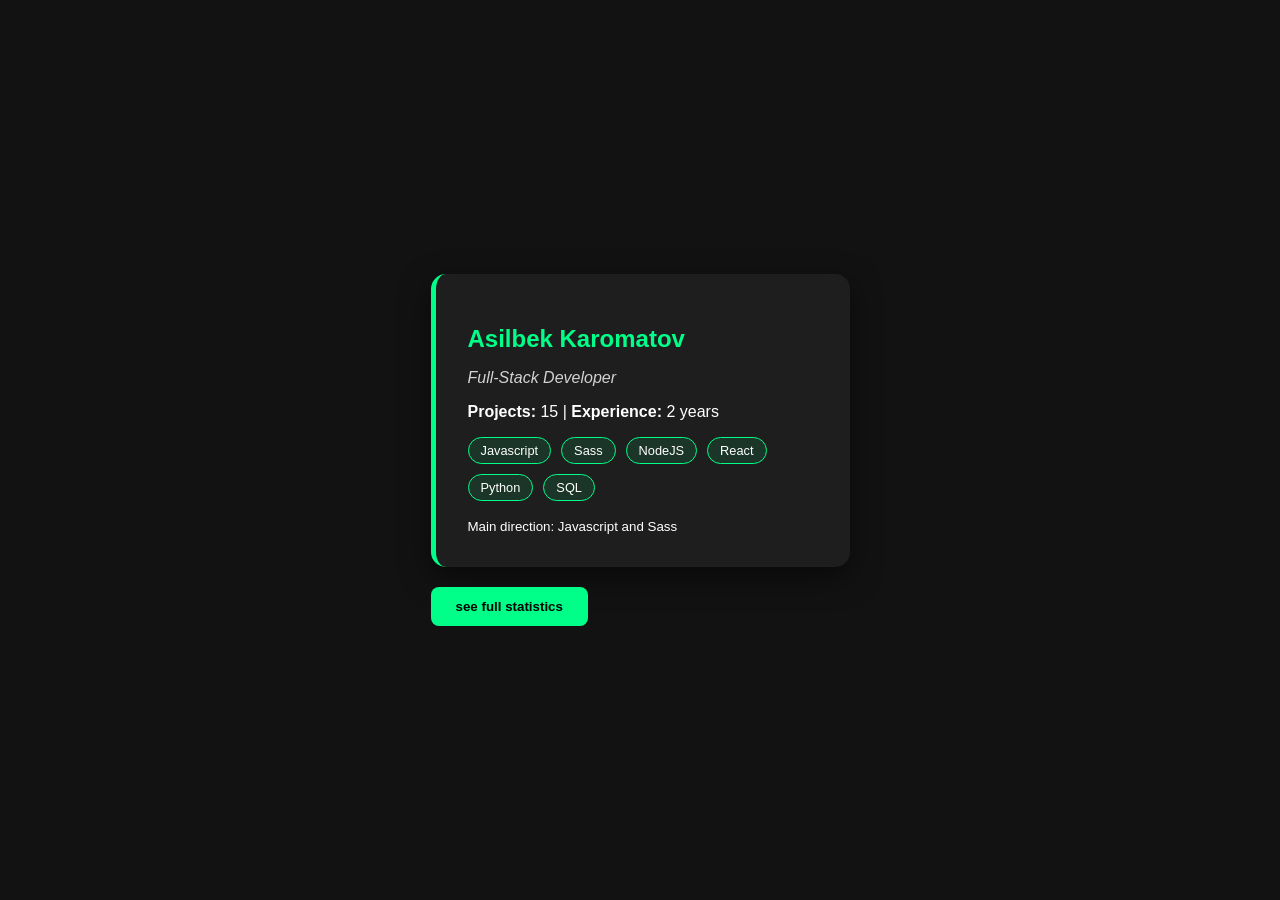
<file: 01-Destructure-Profile/index.html>
<!DOCTYPE html>
<html lang="uz">
<head>
  <meta charset="UTF-8">
  <title>Smart User Profile Dashboard</title>
  <link rel="stylesheet" href="style.css"> </head>
<body>
  <div id="container">
    <div id="profile-card" class="card"></div>
    <button id="info-btn" class="btn">see full statistics</button>
  </div>
  <script src="script.js"></script>
</body>
</html>
</file>
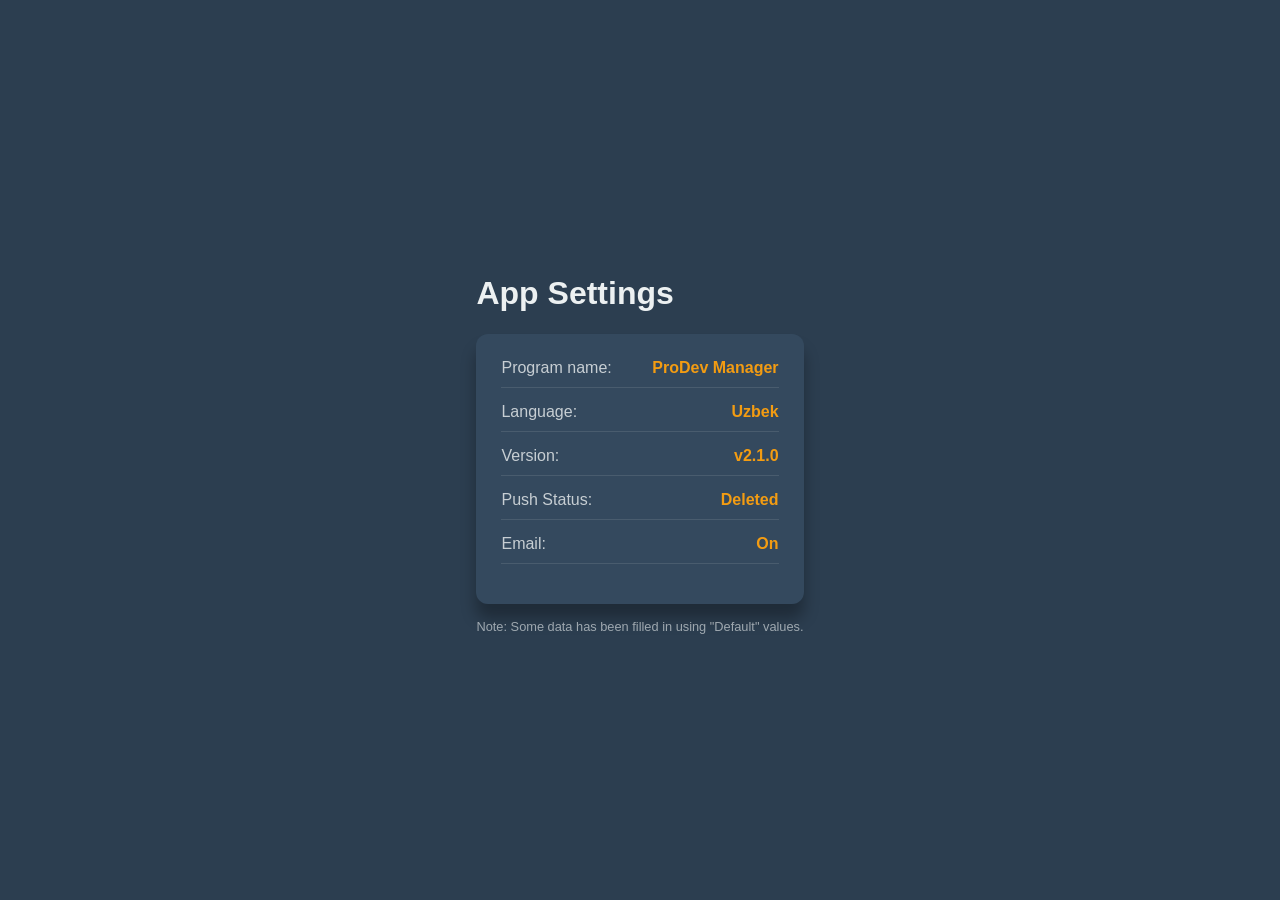
<file: 02-Smart-Config/index.html>
<!DOCTYPE html>
<html lang="uz">
<head>
  <meta charset="UTF-8">
  <title>Smart Configuration</title>
  <link rel="stylesheet" href="style.css"> </head>
<body>
    <div id="container">
        <h1>App Settings</h1>
        <div id="settings-panel" class="panel"></div>
        <p class="debug-info">Note: Some data has been filled in using "Default" values.</p>
    </div>
    <script src="script.js"></script>
</body>
</html>
</file>
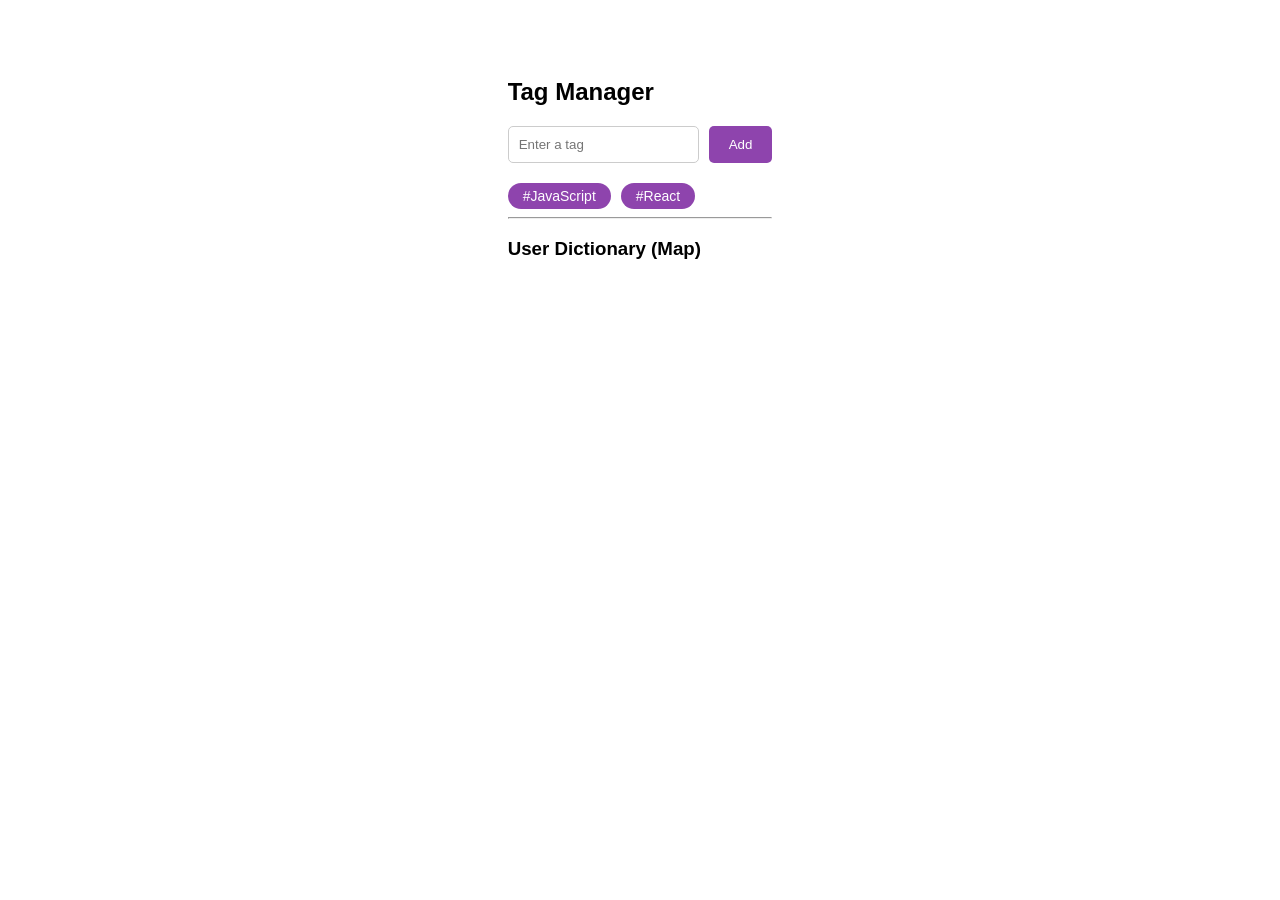
<file: 03-Unique-Data-Manager/index.html>
<!DOCTYPE html>
<html lang="uz">
<head>
  <meta charset="UTF-8">
  <title>Unique Data Manager</title>
  <link rel="stylesheet" href="style.css"> </head>
<body>
    <div id="container">
        <h2>Tag Manager</h2>
        <div class="input-group">
            <input type="text" id="tag-input" placeholder="Enter a tag">
            <button id="add-btn">Add</button>
        </div>

        <div id="tags-display" class="tag-container"></div>

        <hr>

        <h3>User Dictionary (Map)</h3>
        <div id="user-info"></div>
    </div>
<script src="script.js"></script>
</body>
</html>
</file>
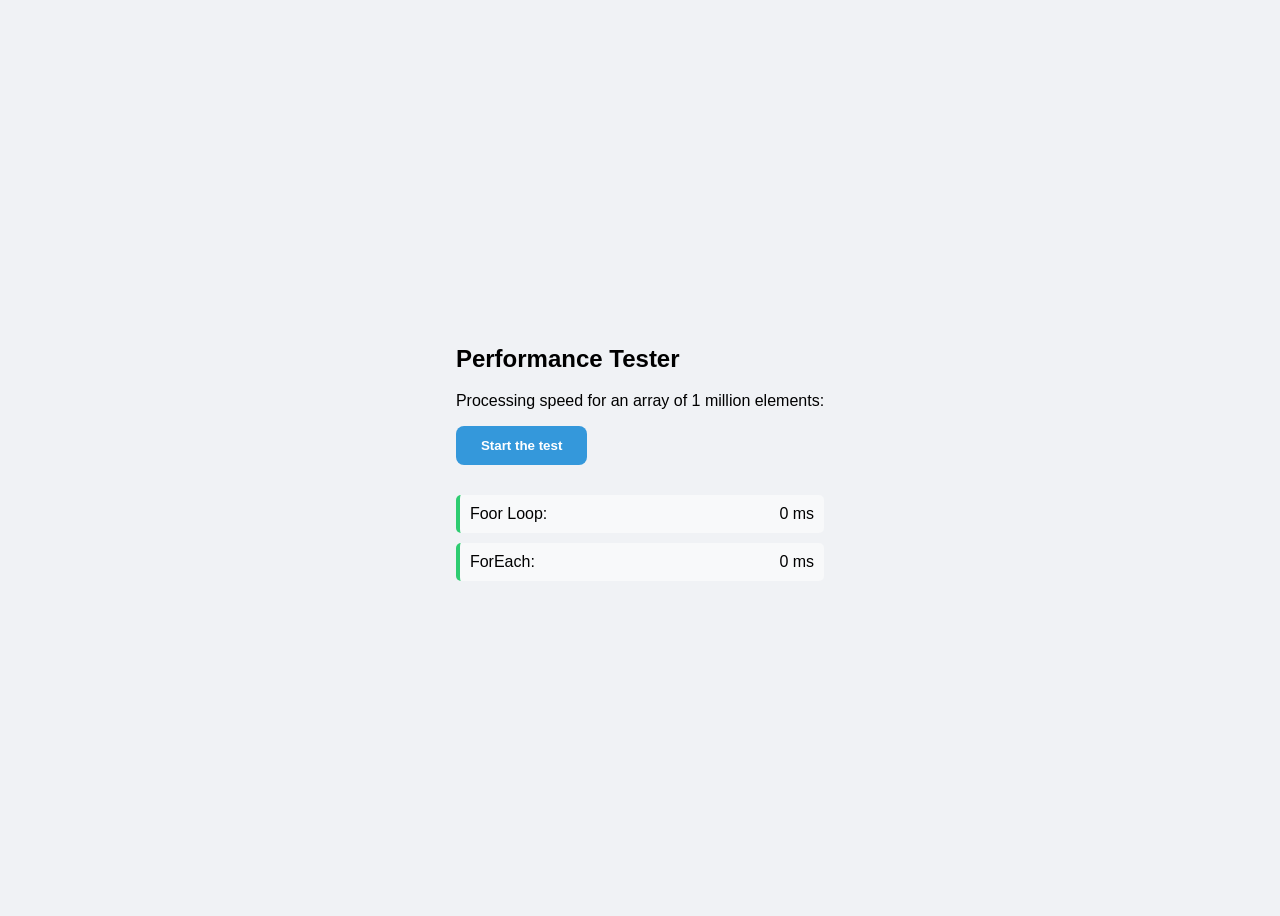
<file: 04-Runtime-Visualizer/index.html>
<!DOCTYPE html>
<html lang="uz">
<head>
  <meta charset="UTF-8">
  <title>Runtime Vizualizer</title>
  <link rel="stylesheet" href="style.css"> </head>
<body>
    <div id="container">
        <h2>Performance Tester</h2>
        <p>Processing speed for an array of 1 million elements:</p>

        <button id="start-test">Start the test</button>

        <div class="results">
            <div class="result-item">
              <span>Foor Loop:</span>
              <span id="for-time">0 ms</span>
            </div>
            <div class="result-item">
              <span>ForEach:</span>
              <span id="foreach-time">0 ms</span>
            </div>
        </div>
    </div>
<script src="script.js"></script>
</body>
</html>
</file>
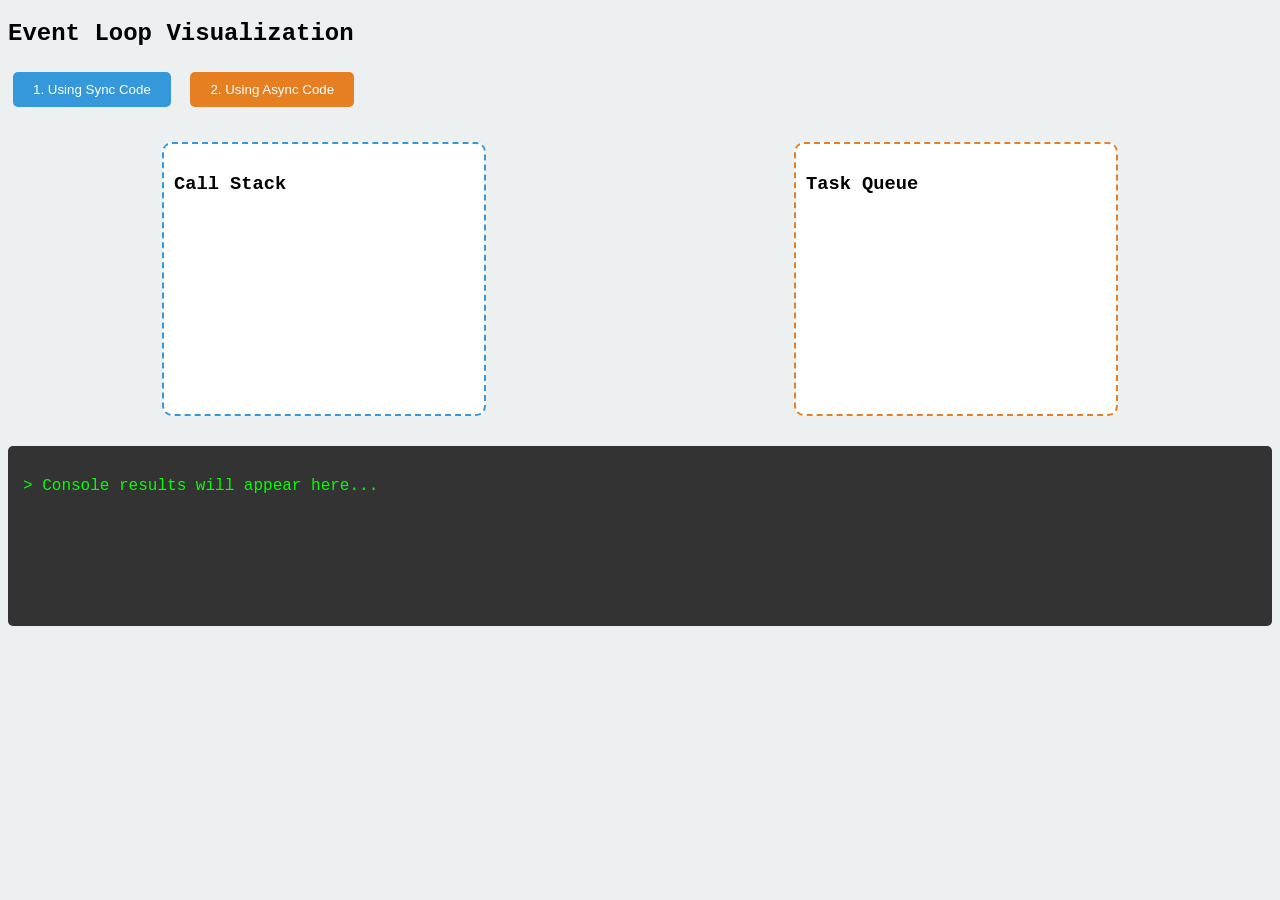
<file: 05-EventLoop-Simulator/index.html>
<!DOCTYPE html>
<html lang="uz">
<head>
  <meta charset="UTF-8">
  <title>Event Loop Simulator</title>
  <link rel="stylesheet" href="style.css"> </head>
<body>
  <div id="container">
    <h2>Event Loop Visualization</h2>
    <div id="controls">
      <button id="run-sync">1. Using Sync Code</button>
      <button id="run-async">2. Using Async Code</button>
    </div>

    <div class="display">
      <div class="box stack">
        <h3>Call Stack</h3>
        <ul id="stack-list"></ul>
      </div>
      <div class="box queue">
        <h3>Task Queue</h3>
        <ul id="queue-list"></ul>
      </div>
    </div>
    <div id="console-log" class="console">
      <p>> Console results will appear here... </p>
    </div>
  </div>
<script src="script.js"></script>
</body>
</html>
</file>
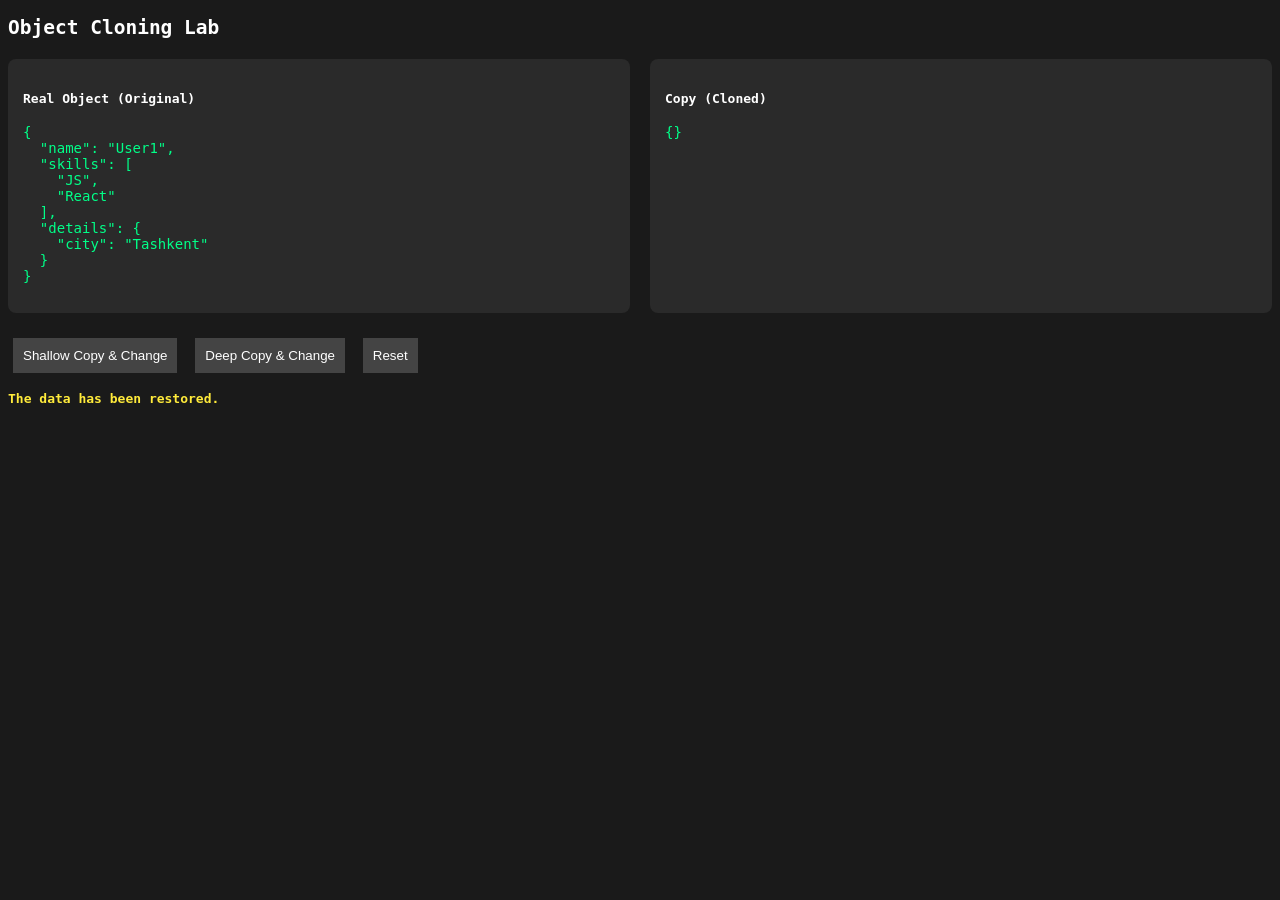
<file: 06-State-Cloner/index.html>
<!DOCTYPE html>
<html lang="uz">
<head>
  <meta charset="UTF-8">
  <title>State Cloner</title>
  <link rel="stylesheet" href="style.css"> </head>
<body>
<div id="container">
  <h2>Object Cloning Lab</h2>

  <div class="display">
    <div class="box">
      <h4>Real Object (Original)</h4>
      <pre id="original-view"></pre>
    </div>
    <div class="box">
      <h4>Copy (Cloned)</h4>
      <pre id="cloned-view"></pre>
    </div>
  </div>

  <div class="controls">
    <button onclick="app.shallowCopy()">Shallow Copy & Change</button>
    <button onclick="app.deepCopy()">Deep Copy & Change</button>
    <button onclick="app.reset()">Reset</button>
  </div>
  <p id="msg"></p>
</div>
<script src="script.js"></script>
</body>
</html>
</file>
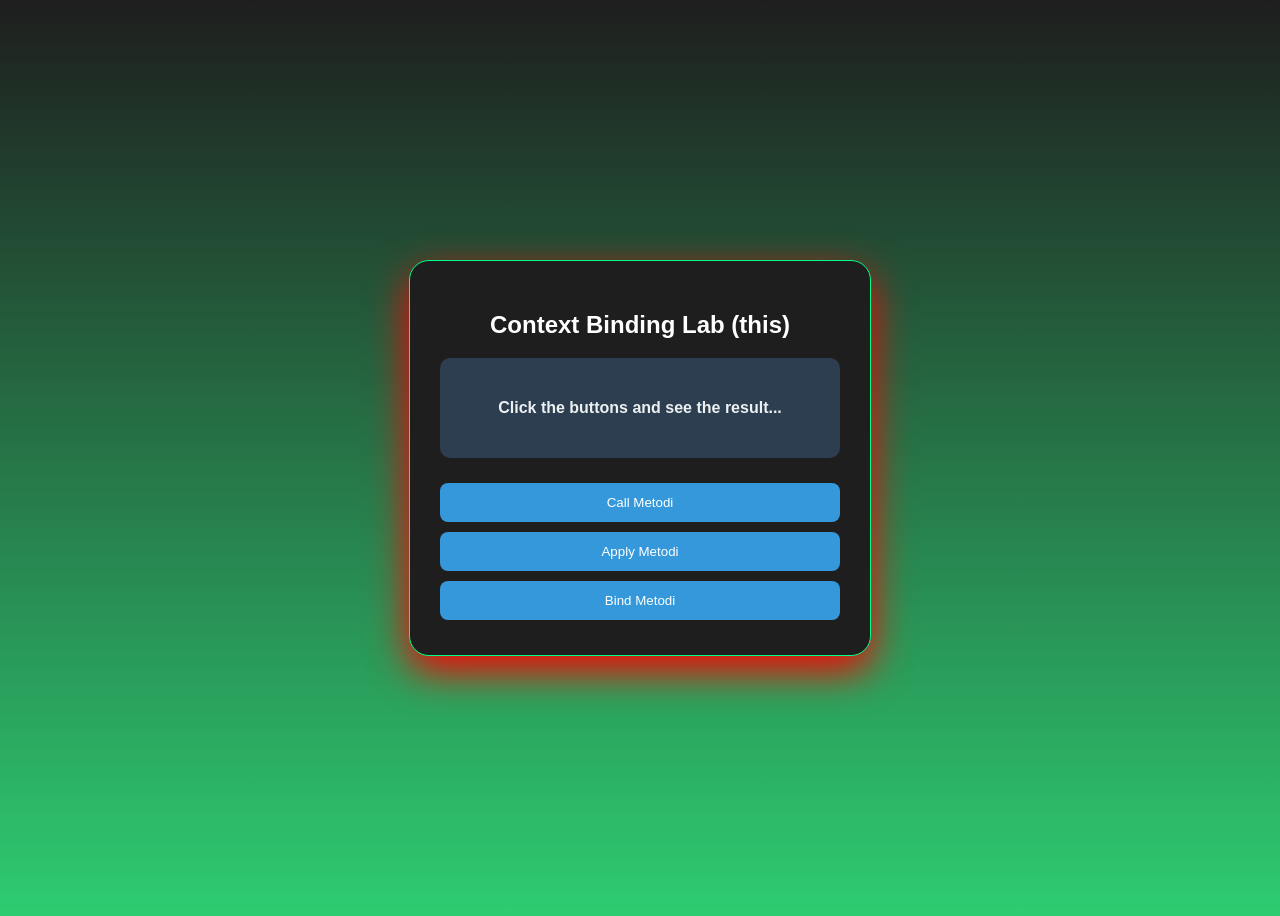
<file: 07-Context-Binding/index.html>
<!DOCTYPE html>
<html lang="uz">
<head>
  <meta charset="UTF-8">
  <title>Context Binding</title>
  <link rel="stylesheet" href="style.css"> </head>
<body>
  <div class="container">
    <h2>Context Binding Lab (this)</h2>

    <div id="display" class="screen">
      Click the buttons and see the result...
    </div>

    <div class="controls">
      <button onclick="app.useCall()">Call Metodi</button>
      <button onclick="app.useApply()">Apply Metodi</button>
      <button onclick="app.useBind()">Bind Metodi</button>
    </div>
  </div>
<script src="script.js"></script>
</body>
</html>
</file>
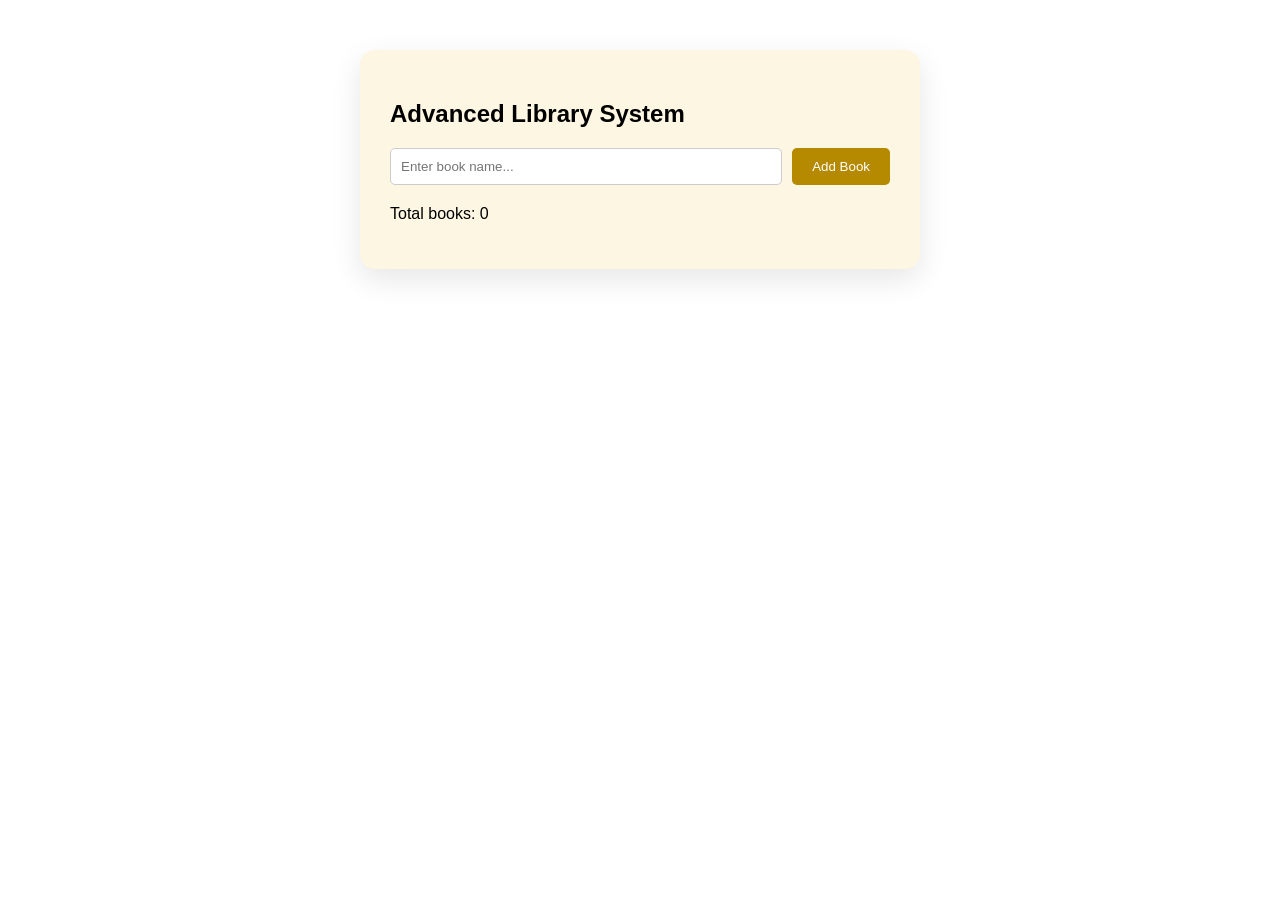
<file: 08-Advanced-Library/index.html>
<!DOCTYPE html>
<html lang="uz">
<head>
  <meta charset="UTF-8">
  <title>Advanced Library</title>
  <link rel="stylesheet" href="style.css"> </head>
<body>
<div class="container">
  <h2>Advanced Library System</h2>

  <div class="input-group">
    <input type="text" id="book-name" placeholder="Enter book name...">
    <button id="add-book">Add Book</button>
  </div>

  <div class="stats">
    Total books: <span id="total-books">0</span>
  </div>

  <ul id="book-list"></ul>
</div>
<script src="script.js"></script>
</body>
</html>
</file>
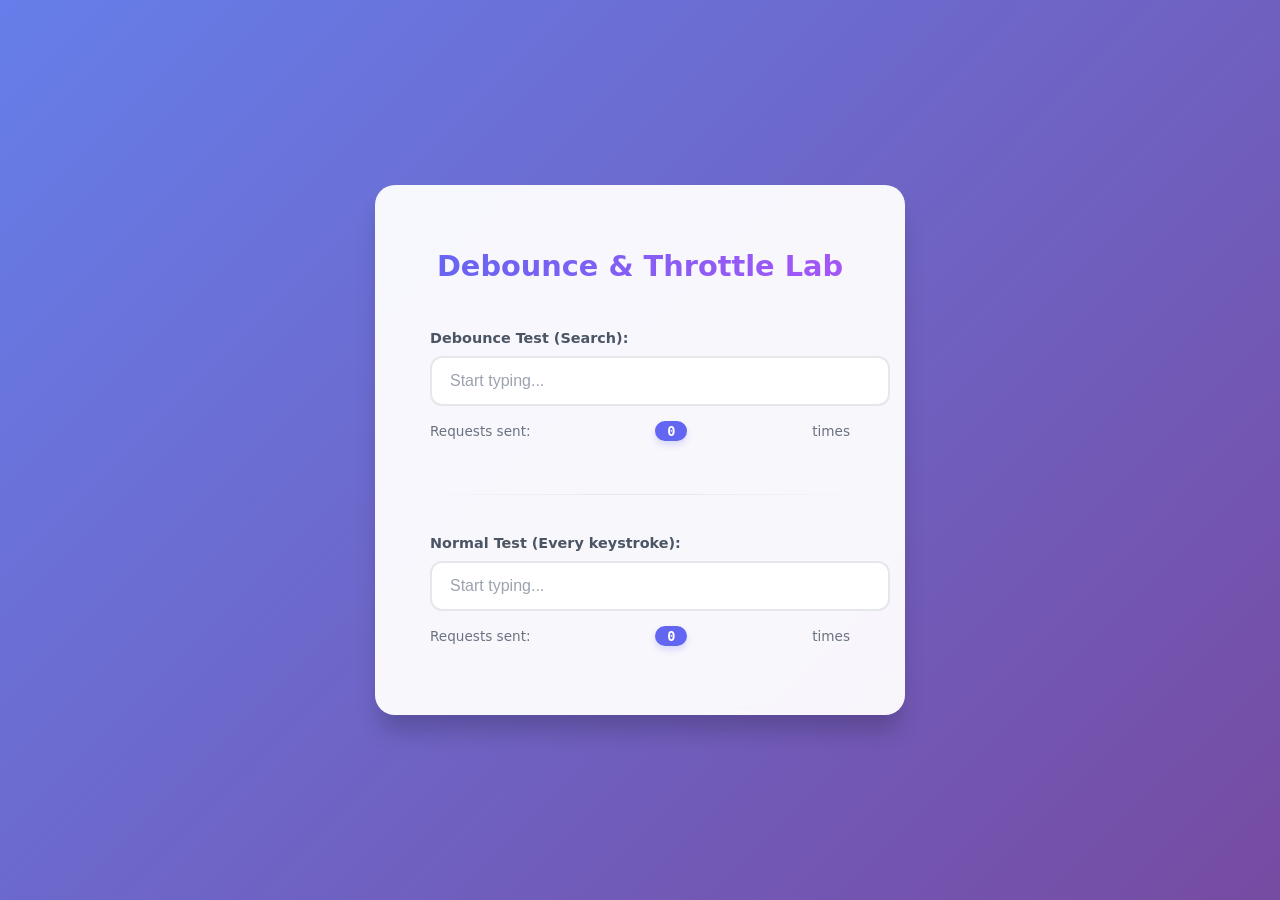
<file: 09-Debounce-Throttle/index.html>
<!DOCTYPE html>
<html lang="uz">
<head>
  <meta charset="UTF-8">
  <title>Debounce Throttle</title>
  <link rel="stylesheet" href="style.css"> </head>
<body>
<div class="container">
  <h2>Debounce & Throttle Lab</h2>

  <div class="test-area">
    <label>Debounce Test (Search):</label>
    <input type="text" id="debounce-input" placeholder="Start typing...">
    <p>Requests sent: <span id="debounce-count">0</span> times</p>
  </div>

  <hr>

  <div class="test-area">
    <label>Normal Test (Every keystroke):</label>
    <input type="text" id="normal-input" placeholder="Start typing...">
    <p>Requests sent: <span id="normal-count">0</span> times</p>
  </div>
</div>
<script src="script.js"></script>
</body>
</html>
</file>
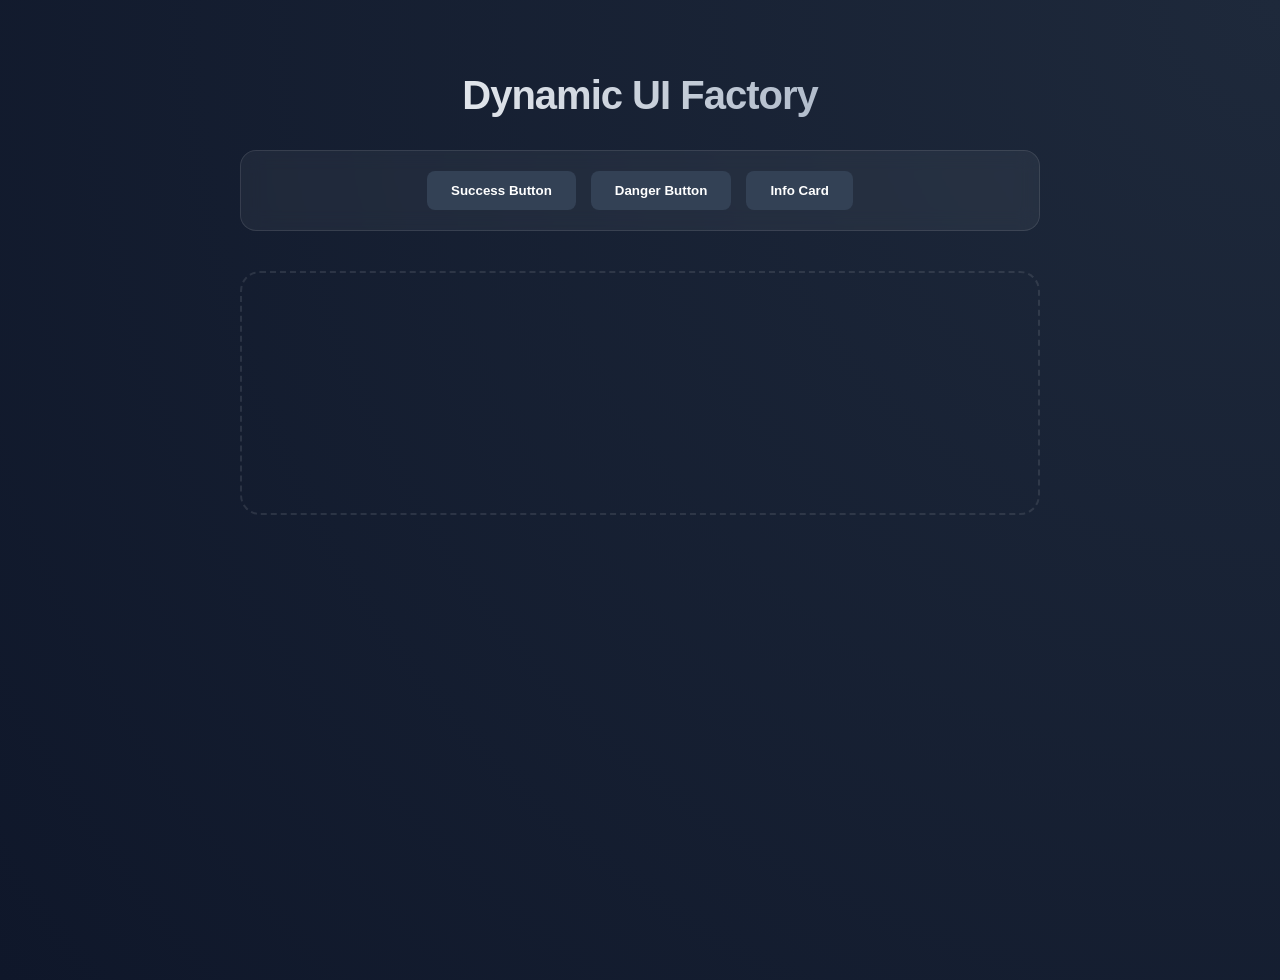
<file: 10-Dynamic-UI-Factory/index.html>
<!DOCTYPE html>
<html lang="uz">
<head>
  <meta charset="UTF-8">
  <title>Dynamic UI Factory</title>
  <link rel="stylesheet" href="style.css"> </head>
<body>
<div class="container">
  <h2>Dynamic UI Factory</h2>

  <div class="controls">
    <button onclick="app.create('success')">Success Button</button>
    <button onclick="app.create('danger')">Danger Button</button>
    <button onclick="app.create('card')">Info Card</button>
  </div>

  <div id="factory-floor" class="display-area">
  </div>
</div>
<script src="script.js"></script>
</body>
</html>
</file>
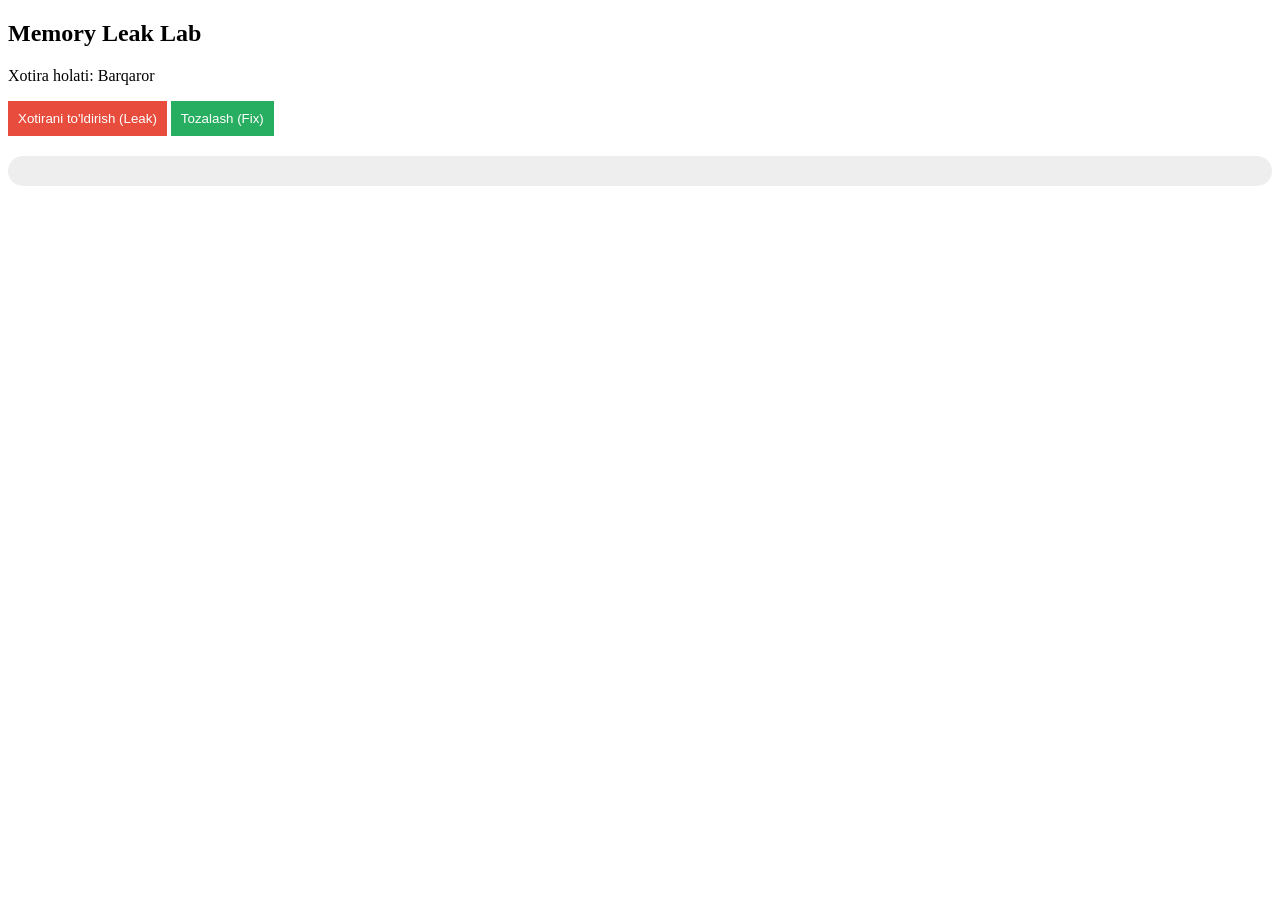
<file: 11-Memory-Leak-Checker/index.html>
<!DOCTYPE html>
<html lang="uz">
<head>
  <meta charset="UTF-8">
  <title>Memory Leak Checker</title>
  <link rel="stylesheet" href="style.css"> </head>
<body>
<div class="container">
  <h2>Memory Leak Lab</h2>
  <p>Xotira holati: <span id="memory-status">Barqaror</span></p>

  <div class="controls">
    <button id="leak-btn" class="danger">Xotirani to'ldirish (Leak)</button>
    <button id="clean-btn" class="success">Tozalash (Fix)</button>
  </div>

  <div class="monitor">
    <div id="visual-memory" class="bar"></div>
  </div>
  <ul id="log-list"></ul>
</div>
<script src="script.js"></script>
</body>
</html>
</file>
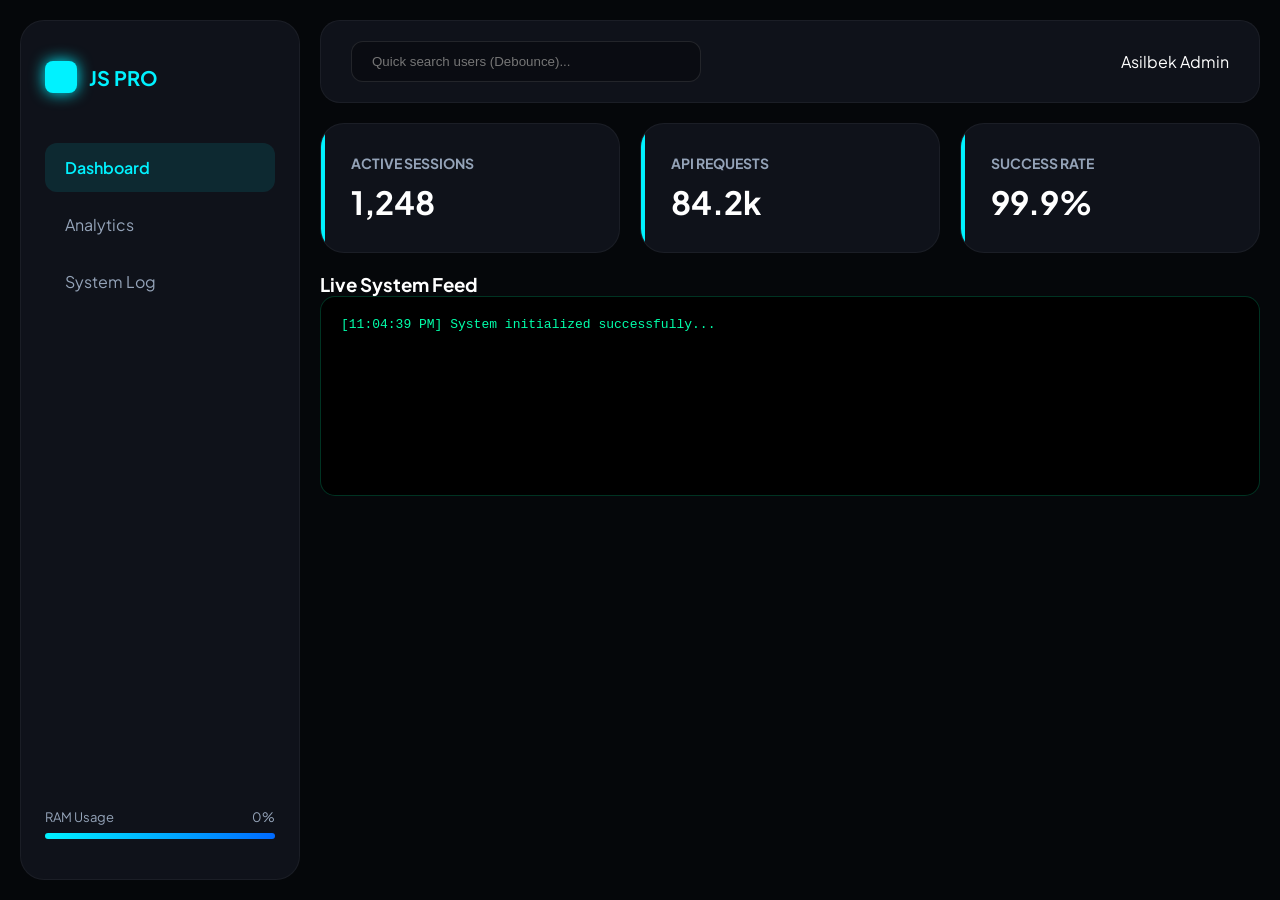
<file: 12-Super-Dashboard-Final/index.html>
<!DOCTYPE html>
<html lang="uz">
<head>
  <meta charset="UTF-8">
  <meta name="viewport" content="width=device-width, initial-scale=1.0">
  <title>JS Mastery - Ultimate Dashboard</title>
  <link rel="stylesheet" href="style.css">
  <link href="https://fonts.googleapis.com/css2?family=Plus+Jakarta+Sans:wght@300;400;600;700&display=swap" rel="stylesheet">
</head>
<body>
<div class="app-container">
  <aside class="sidebar">
    <div class="brand">
      <div class="logo-icon"></div>
      <span>JS PRO</span>
    </div>
    <nav class="menu">
      <a href="#" class="menu-item active">Dashboard</a>
      <a href="#" class="menu-item">Analytics</a>
      <a href="#" class="menu-item">System Log</a>
    </nav>
    <div class="memory-monitor">
      <div class="monitor-header">
        <span>RAM Usage</span>
        <span id="mem-percent">0%</span>
      </div>
      <div class="progress-track">
        <div id="mem-bar" class="progress-fill"></div>
      </div>
    </div>
  </aside>

  <main class="main-content">
    <header class="top-bar">
      <div class="search-wrapper">
        <input type="text" id="main-search" placeholder="Quick search users (Debounce)...">
      </div>
      <div class="user-info">
        <span class="status-dot"></span>
        <span id="user-name">Asilbek Admin</span>
      </div>
    </header>

    <section class="stats-container" id="widget-factory">
    </section>

    <section class="bottom-section">
      <div class="data-table-card">
        <h3>Live System Feed</h3>
        <div id="log-stream" class="log-stream"></div>
      </div>
    </section>
  </main>
</div>
<script src="script.js"></script>
</body>
</html>
</file>
<file: 01-Destructure-Profile/style.css>
body {
  background-color: #121212;
  color: #ffffff;
  font-family: "Arial", Helvetica, sans-serif;
  display: flex;
  justify-content: center;
  align-items: center;
  height: 100vh;
  margin: 0;
}

.card {
  background: #1e1e1e;
  padding: 2rem;
  border-radius: 15px;
  border-left: 5px solid #00ff88;
  box-shadow: 0 10px 30px rgba(0, 0, 0, 0.5);
  width: 350px;
  margin-bottom: 20px;
}
.card h2 {
  color: #00ff88;
  margin-bottom: 0.5rem;
}
.card p {
  opacity: 0.8;
  font-style: italic;
}
.card .skills-list {
  list-style: none;
  padding: 0;
  display: flex;
  flex-wrap: wrap;
  gap: 10px;
  margin-top: 1rem;
}
.card .skills-list li {
  background: rgba(0, 255, 136, 0.1);
  border: 1px solid #00ff88;
  padding: 5px 12px;
  border-radius: 20px;
  font-size: 0.8rem;
}

.btn {
  background: #00ff88;
  border: none;
  padding: 12px 25px;
  border-radius: 8px;
  cursor: pointer;
  font-weight: bold;
  transition: 0.3s;
}
.btn:hover {
  transform: scale(1.05);
  filter: brightness(1.1);
}

/*# sourceMappingURL=style.css.map */
</file>
<file: 02-Smart-Config/style.css>
body {
  background-color: #2c3e50;
  color: #ecf0f1;
  font-family: "Segoe UI", Tahoma, Geneva, Verdana, sans-serif;
  display: flex;
  justify-content: center;
  align-items: center;
  height: 100vh;
  margin: 0;
}

.container {
  text-align: center;
  width: 400px;
}
.container h1 {
  margin-bottom: 20px;
  color: #f39c12;
}

.panel {
  background: #34495e;
  padding: 25px;
  border-radius: 12px;
  box-shadow: 0 15px 15px rgba(0, 0, 0, 0.3);
  text-align: left;
}
.panel .setting-item {
  margin-bottom: 15px;
  padding-bottom: 10px;
  border-bottom: 1px solid rgba(255, 255, 255, 0.1);
  display: flex;
  justify-content: space-between;
}
.panel .setting-item span {
  color: #f39c12;
  font-weight: bold;
}
.panel .setting-item label {
  opacity: 0.8;
}

.debug-info {
  font-size: 0.8rem;
  margin-top: 15px;
  opacity: 0.6;
}

/*# sourceMappingURL=style.css.map */
</file>
<file: 03-Unique-Data-Manager/style.css>
body {
  font-family: sans-serif;
  display: flex;
  justify-content: center;
  padding-top: 50px;
}

.container {
  width: 450px;
  border: 1px solid #ddd;
  padding: 20px;
  border-radius: 10px;
}

.tag-container {
  display: flex;
  flex-wrap: wrap;
  gap: 10px;
  margin-top: 20px;
}
.tag-container span {
  background: #8e44ad;
  color: white;
  padding: 5px 15px;
  border-radius: 20px;
  font-size: 14px;
}

.input-group {
  display: flex;
  gap: 10px;
}
.input-group input {
  flex: 1;
  padding: 10px;
  border-radius: 5px;
  border: 1px solid #ccc;
}
.input-group button {
  padding: 10px 20px;
  background: #8e44ad;
  color: white;
  border: none;
  cursor: pointer;
  border-radius: 5px;
}

/*# sourceMappingURL=style.css.map */
</file>
<file: 04-Runtime-Visualizer/style.css>
body {
  background: #f0f2f5;
  display: flex;
  justify-content: center;
  align-items: center;
  height: 100vh;
  font-family: "Segoe UI", sans-serif;
}

.container {
  background: white;
  padding: 30px;
  border-radius: 15px;
  box-shadow: 0 10px 25px rgba(0, 0, 0, 0.1);
  width: 400px;
  text-align: center;
}

button {
  background: #3498db;
  color: white;
  border: none;
  padding: 12px 25px;
  border-radius: 8px;
  cursor: pointer;
  font-weight: bold;
  margin-bottom: 20px;
}

.result-item {
  display: flex;
  justify-content: space-between;
  margin: 10px 0;
  padding: 10px;
  background: #f8f9fa;
  border-radius: 5px;
  border-left: 4px solid #2ecc71;
}

/*# sourceMappingURL=style.css.map */
</file>
<file: 05-EventLoop-Simulator/style.css>
body {
  background: #ecf0f1;
  font-family: "Courier New", Courier, monospace;
}

.container {
  width: 800px;
  margin: 50px auto;
  text-align: center;
}

.display {
  display: flex;
  justify-content: space-around;
  margin-top: 30px;
}

.box {
  width: 300px;
  height: 250px;
  background: white;
  border: 2px dashed #bdc3c7;
  border-radius: 10px;
  padding: 10px;
}

.stack {
  border-color: #3498db;
}

.queue {
  border-color: #e67e22;
}

.console {
  background: #333;
  color: #00ff00;
  padding: 15px;
  margin-top: 30px;
  text-align: left;
  height: 150px;
  overflow-y: auto;
  border-radius: 5px;
}

button {
  padding: 10px 20px;
  cursor: pointer;
  border: none;
  border-radius: 5px;
  color: white;
  margin: 5px;
}

#run-sync {
  background: #3498db;
}

#run-async {
  background: #e67e22;
}

/*# sourceMappingURL=style.css.map */
</file>
<file: 06-State-Cloner/style.css>
body {
  background: #1a1a1a;
  color: #fff;
  font-family: monospace;
}

.container {
  width: 700px;
  margin: 50px auto;
  text-align: center;
}

.display {
  display: flex;
  gap: 20px;
  margin: 20px 0;
}

.box {
  flex: 1;
  background: #2a2a2a;
  padding: 15px;
  border-radius: 8px;
  text-align: left;
}

pre {
  color: #00ff88;
  font-size: 14px;
}

button {
  padding: 10px;
  margin: 5px;
  cursor: pointer;
  background: #444;
  color: white;
  border: none;
}

button:hover {
  background: #666;
}

#msg {
  color: #ffeb3b;
  font-weight: bold;
}

/*# sourceMappingURL=style.css.map */
</file>
<file: 07-Context-Binding/style.css>
body {
  background: linear-gradient(#1e1e1e, #2ecc71);
  display: flex;
  justify-content: center;
  align-items: center;
  height: 100vh;
  font-family: sans-serif;
}

.container {
  width: 400px;
  padding: 30px;
  border-radius: 20px;
  box-shadow: 0 15px 40px red;
  text-align: center;
  background: #1e1e1e;
  border: #00ff88 solid 1px;
}
.container:hover {
  transform: scale(1.05);
  transition: 1s ease;
}

h2 {
  color: white;
}

.screen {
  height: 80px;
  background: #2c3e50;
  color: #ecf0f1;
  display: flex;
  align-items: center;
  justify-content: center;
  border-radius: 10px;
  margin-bottom: 20px;
  font-weight: bold;
  padding: 10px;
}

button {
  width: 100%;
  margin: 5px 0;
  padding: 12px;
  border: none;
  border-radius: 8px;
  cursor: pointer;
  background: #3498db;
  color: white;
  transition: 0.3s;
}

button:hover {
  background: #2980b9;
}

/*# sourceMappingURL=style.css.map */
</file>
<file: 08-Advanced-Library/style.css>
.container {
  max-width: 500px;
  margin: 50px auto;
  font-family: "Segoe UI", sans-serif;
  background: #fdf6e3;
  padding: 30px;
  border-radius: 15px;
  box-shadow: 0 10px 30px rgba(0, 0, 0, 0.1);
}

.input-group {
  display: flex;
  gap: 10px;
  margin-bottom: 20px;
}
.input-group input {
  flex: 1;
  padding: 10px;
  border-radius: 5px;
  border: 1px solid #ccc;
}
.input-group button {
  background: #b58900;
  color: white;
  border: none;
  padding: 10px 20px;
  border-radius: 5px;
  cursor: pointer;
}

#book-list {
  list-style: none;
  padding: 0;
}
#book-list li {
  background: white;
  margin-bottom: 8px;
  padding: 10px;
  border-radius: 5px;
  display: flex;
  justify-content: space-between;
  border-left: 5px solid #b58900;
}

/*# sourceMappingURL=style.css.map */
</file>
<file: 09-Debounce-Throttle/style.css>
body {
  font-family: "Inter", system-ui, sans-serif;
  background: linear-gradient(135deg, #667eea 0%, #764ba2 100%);
  min-height: 100vh;
  display: flex;
  justify-content: center;
  align-items: center;
  margin: 0;
}

.container {
  background: rgba(255, 255, 255, 0.95);
  padding: 2.5rem;
  border-radius: 20px;
  box-shadow: 0 20px 25px -5px rgba(0, 0, 0, 0.2);
  width: 100%;
  max-width: 450px;
  backdrop-filter: blur(10px);
  transition: all 0.3s cubic-bezier(0.4, 0, 0.2, 1);
}
.container:hover {
  transform: translateY(-5px);
  box-shadow: 0 25px 30px -5px rgba(0, 0, 0, 0.3);
}
.container h2 {
  text-align: center;
  color: #1f2937;
  font-size: 1.8rem;
  margin-bottom: 2rem;
  background: linear-gradient(to right, #6366f1, #a855f7);
  -webkit-background-clip: text;
  -webkit-text-fill-color: transparent;
}

.test-area {
  position: relative;
  padding: 15px;
  border-radius: 12px;
  transition: all 0.3s cubic-bezier(0.4, 0, 0.2, 1);
  background: transparent;
}
.test-area:hover {
  background: rgba(99, 102, 241, 0.05);
}
.test-area:hover label {
  color: #6366f1;
}
.test-area label {
  display: block;
  font-weight: 600;
  margin-bottom: 10px;
  color: #4b5563;
  font-size: 0.9rem;
  transition: all 0.3s cubic-bezier(0.4, 0, 0.2, 1);
}
.test-area input {
  width: 100%;
  padding: 14px 18px;
  border: 2px solid #e5e7eb;
  border-radius: 12px;
  font-size: 1rem;
  outline: none;
  transition: all 0.3s cubic-bezier(0.4, 0, 0.2, 1);
  background: white;
}
.test-area input::placeholder {
  color: #9ca3af;
}
.test-area input:focus {
  border-color: #6366f1;
  box-shadow: 0 0 0 4px rgba(99, 102, 241, 0.15);
  transform: scale(1.02);
}
.test-area input:not(:placeholder-shown) {
  border-color: #a855f7;
}
.test-area p {
  margin-top: 15px;
  font-size: 0.85rem;
  color: #6b7280;
  display: flex;
  justify-content: space-between;
  align-items: center;
}
.test-area p span {
  background: #6366f1;
  color: white;
  padding: 2px 12px;
  border-radius: 20px;
  font-weight: bold;
  font-family: monospace;
  box-shadow: 0 4px 6px rgba(99, 102, 241, 0.2);
  transition: transform 0.2s ease;
  display: inline-block;
}
.test-area p span:not(:empty) {
  animation: pop 0.3s ease-out;
}

hr {
  border: 0;
  height: 1px;
  background: linear-gradient(to right, transparent, #e5e7eb, transparent);
  margin: 25px 0;
}

@keyframes pop {
  0% {
    transform: scale(1);
  }
  50% {
    transform: scale(1.3);
  }
  100% {
    transform: scale(1);
  }
}

/*# sourceMappingURL=style.css.map */
</file>
<file: 10-Dynamic-UI-Factory/style.css>
body {
  background: radial-gradient(circle at top right, #1e293b, #0f172a);
  color: white;
  font-family: "Inter", sans-serif;
  min-height: 100vh;
  display: flex;
  justify-content: center;
  padding: 40px 20px;
  margin: 0;
}

.container {
  width: 100%;
  max-width: 800px;
  text-align: center;
}
.container h2 {
  font-size: 2.5rem;
  margin-bottom: 2rem;
  letter-spacing: -1px;
  background: linear-gradient(to right, #fff, #94a3b8);
  -webkit-background-clip: text;
  -webkit-text-fill-color: transparent;
}

.controls {
  background: rgba(255, 255, 255, 0.05);
  padding: 20px;
  border-radius: 16px;
  backdrop-filter: blur(10px);
  border: 1px solid rgba(255, 255, 255, 0.1);
  display: flex;
  gap: 15px;
  justify-content: center;
  margin-bottom: 40px;
}
.controls button {
  padding: 12px 24px;
  border: none;
  border-radius: 8px;
  font-weight: 600;
  cursor: pointer;
  transition: all 0.3s cubic-bezier(0.25, 0.8, 0.25, 1);
  background: #334155;
  color: white;
}
.controls button:hover {
  transform: translateY(-2px);
  background: rgb(70.125, 89.375, 116.875);
  box-shadow: 0 4px 12px rgba(0, 0, 0, 0.3);
}
.controls button:active {
  transform: translateY(0);
}

.display-area {
  display: grid;
  grid-template-columns: repeat(auto-fill, minmax(200px, 1fr));
  gap: 20px;
  padding: 20px;
  min-height: 200px;
  border: 2px dashed rgba(255, 255, 255, 0.1);
  border-radius: 20px;
}

.btn {
  padding: 10px 20px;
  border-radius: 6px;
  border: none;
  color: white;
  font-weight: 500;
  animation: slideIn 0.4s ease-out;
}
.btn-success {
  background: #10b981;
  box-shadow: 0 4px 14px rgba(16, 185, 129, 0.4);
}
.btn-danger {
  background: #ef4444;
  box-shadow: 0 4px 14px rgba(239, 68, 68, 0.4);
}
.btn:hover {
  filter: brightness(1.1);
  transform: scale(1.05);
}

.ui-card {
  background: white;
  color: #1f2937;
  padding: 20px;
  border-radius: 12px;
  text-align: left;
  animation: popIn 0.5s cubic-bezier(0.175, 0.885, 0.32, 1.275);
  box-shadow: 0 10px 15px -3px rgba(0, 0, 0, 0.1);
}
.ui-card h3 {
  margin: 0 0 10px 0;
  color: #6366f1;
  font-size: 1.1rem;
}
.ui-card p {
  margin: 0;
  font-size: 0.9rem;
  line-height: 1.5;
  color: #4b5563;
}
.ui-card:hover {
  transform: rotate(2deg) scale(1.02);
}

@keyframes slideIn {
  from {
    opacity: 0;
    transform: translateX(-20px);
  }
  to {
    opacity: 1;
    transform: translateX(0);
  }
}
@keyframes popIn {
  from {
    opacity: 0;
    transform: scale(0.8);
  }
  to {
    opacity: 1;
    transform: scale(1);
  }
}

/*# sourceMappingURL=style.css.map */
</file>
<file: 11-Memory-Leak-Checker/style.css>
.monitor {
  width: 100%;
  height: 30px;
  background: #eee;
  border-radius: 15px;
  overflow: hidden;
  margin: 20px 0;
}
.monitor .bar {
  height: 100%;
  width: 0;
  background: linear-gradient(90deg, #3498db, #e74c3c);
  transition: 0.3s;
}

.danger {
  background: #e74c3c;
  color: white;
  border: none;
  padding: 10px;
  cursor: pointer;
}

.success {
  background: #27ae60;
  color: white;
  border: none;
  padding: 10px;
  cursor: pointer;
}

#log-list {
  font-size: 12px;
  height: 150px;
  overflow-y: auto;
  color: #666;
}

/*# sourceMappingURL=style.css.map */
</file>
<file: 12-Super-Dashboard-Final/style.css>
* {
  margin: 0;
  padding: 0;
  box-sizing: border-box;
}

body {
  background-color: #05070a;
  color: #fff;
  font-family: "Plus Jakarta Sans", sans-serif;
  overflow: hidden;
}

.app-container {
  display: grid;
  grid-template-columns: 280px 1fr;
  height: 100vh;
  padding: 20px;
  gap: 20px;
}

.sidebar {
  background: #0f121a;
  border-radius: 24px;
  padding: 40px 24px;
  display: flex;
  flex-direction: column;
  border: 1px solid rgba(255, 255, 255, 0.05);
}
.sidebar .brand {
  display: flex;
  align-items: center;
  gap: 12px;
  font-size: 20px;
  font-weight: 700;
  color: #00f2ff;
  margin-bottom: 50px;
}
.sidebar .brand .logo-icon {
  width: 32px;
  height: 32px;
  background: #00f2ff;
  border-radius: 8px;
  box-shadow: 0 0 15px #00f2ff;
}
.sidebar .menu-item {
  display: block;
  padding: 14px 20px;
  color: #94a3b8;
  text-decoration: none;
  border-radius: 12px;
  margin-bottom: 8px;
  transition: 0.3s;
}
.sidebar .menu-item.active {
  background: rgba(0, 242, 255, 0.1);
  color: #00f2ff;
  font-weight: 600;
}
.sidebar .menu-item:hover:not(.active) {
  background: rgba(255, 255, 255, 0.03);
  color: #fff;
}

.main-content {
  display: flex;
  flex-direction: column;
  gap: 20px;
}

.top-bar {
  display: flex;
  justify-content: space-between;
  align-items: center;
  padding: 20px 30px;
  background: #0f121a;
  border-radius: 20px;
  border: 1px solid rgba(255, 255, 255, 0.05);
}
.top-bar input {
  background: rgba(0, 0, 0, 0.3);
  border: 1px solid rgba(255, 255, 255, 0.1);
  padding: 12px 20px;
  border-radius: 12px;
  color: #fff;
  width: 350px;
}
.top-bar input:focus {
  outline: none;
  border-color: #00f2ff;
}

.stats-container {
  display: grid;
  grid-template-columns: repeat(3, 1fr);
  gap: 20px;
}

.factory-card {
  background: #0f121a;
  padding: 30px;
  border-radius: 24px;
  border: 1px solid rgba(255, 255, 255, 0.05);
  transition: 0.4s cubic-bezier(0.175, 0.885, 0.32, 1.275);
  position: relative;
  overflow: hidden;
}
.factory-card:hover {
  transform: translateY(-8px);
  border-color: rgba(0, 242, 255, 0.3);
}
.factory-card h4 {
  color: #94a3b8;
  font-size: 14px;
  margin-bottom: 10px;
  text-transform: uppercase;
}
.factory-card h2 {
  font-size: 32px;
  font-weight: 700;
}
.factory-card::after {
  content: "";
  position: absolute;
  top: 0;
  left: 0;
  width: 4px;
  height: 100%;
  background: #00f2ff;
}

.memory-monitor {
  margin-top: auto;
}
.memory-monitor .monitor-header {
  display: flex;
  justify-content: space-between;
  font-size: 13px;
  color: #94a3b8;
  margin-bottom: 8px;
}
.memory-monitor .progress-track {
  height: 6px;
  background: #1a1f2e;
  border-radius: 10px;
  overflow: hidden;
}
.memory-monitor .progress-fill {
  height: 100%;
  background: linear-gradient(90deg, #00f2ff, #006aff);
  transition: 1s ease-in-out;
}

.log-stream {
  background: #000;
  height: 200px;
  border-radius: 15px;
  padding: 20px;
  font-family: "Courier New", monospace;
  font-size: 13px;
  color: #00ffaa;
  overflow-y: auto;
  border: 1px solid rgba(0, 255, 170, 0.2);
}

/*# sourceMappingURL=style.css.map */
</file>
